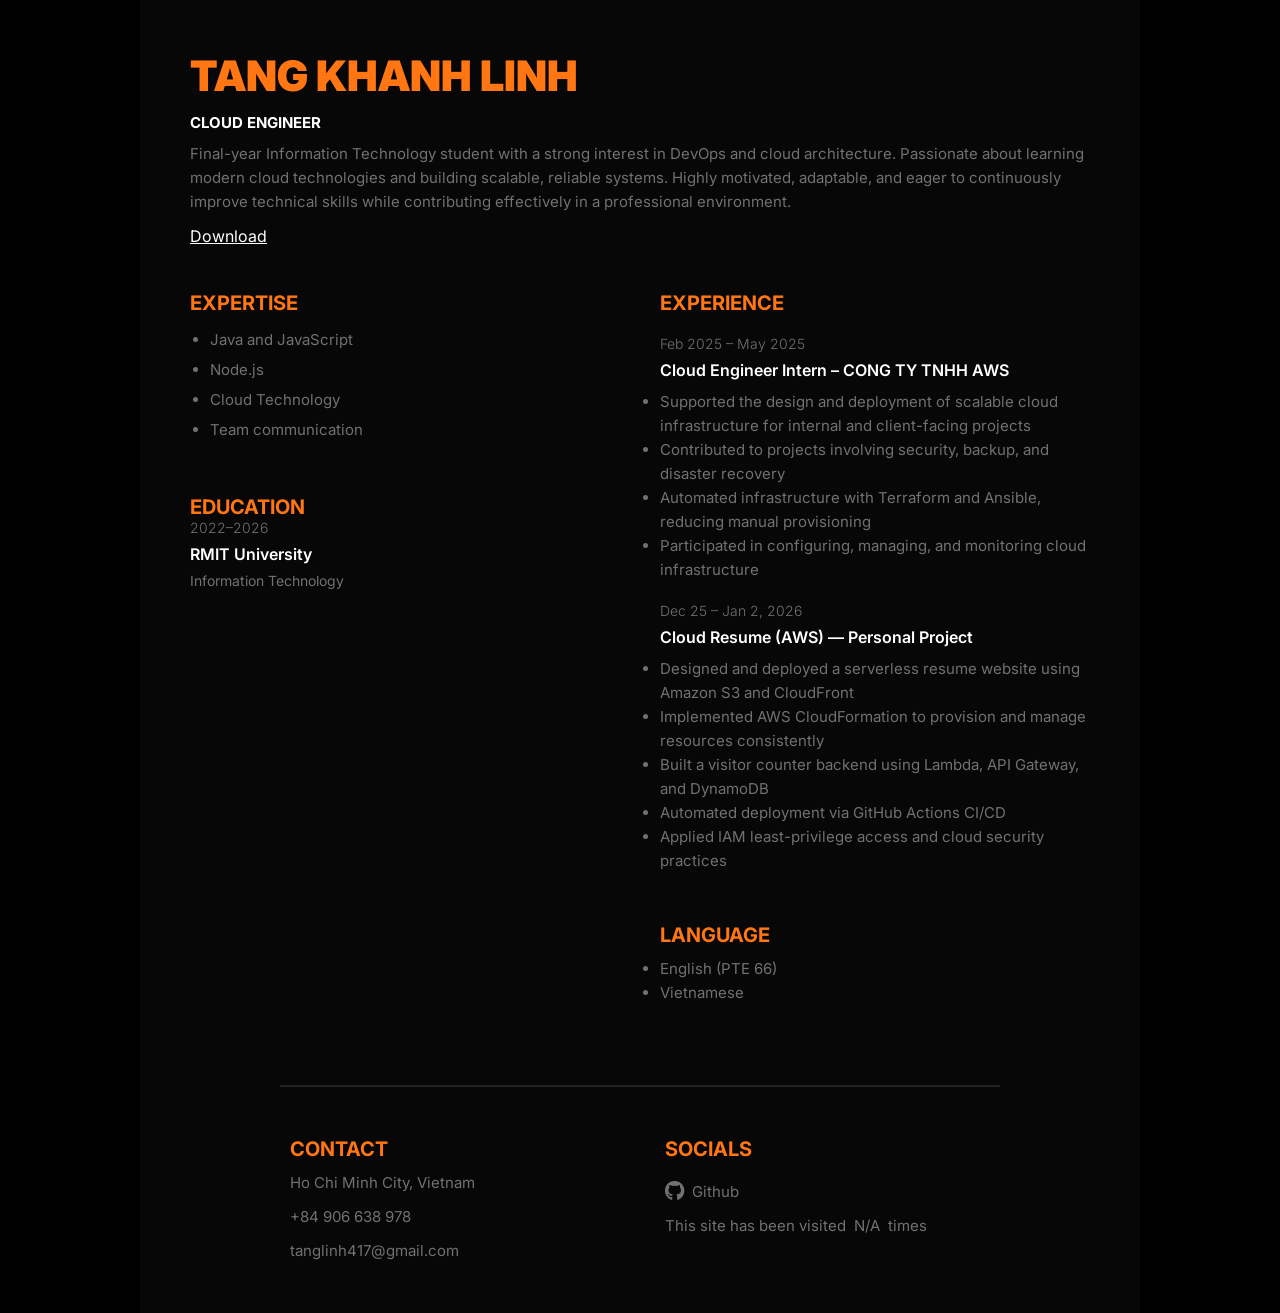
<file: index.html>
<!DOCTYPE html>
<html lang="en">
<head>
  <meta charset="UTF-8" />
  <meta name="viewport" content="width=device-width, initial-scale=1.0" />
  <title>CV</title>

  <link rel="stylesheet" href="style.css" />
  <link
    rel="stylesheet"
    href="https://cdnjs.cloudflare.com/ajax/libs/font-awesome/6.5.1/css/all.min.css"
  />
</head>

<body>
  <div class="container">
    <!-- FULL WIDTH PROFILE -->
    <header class="profile">
      <div class="profile_container">
        <div class="profile_content">
          <h1 class="profile_name">Tang Khanh Linh</h1>
          <p class="profile_title">Cloud Engineer</p>

          <p class="description">
            Final-year Information Technology student with a strong interest in DevOps and cloud architecture.
            Passionate about learning modern cloud technologies and building scalable, reliable systems.
            Highly motivated, adaptable, and eager to continuously improve technical skills while contributing
            effectively in a professional environment.
          </p>

          <a class="Download" href="./cv.pdf" download="CV.pdf">Download</a>
        </div>
      </div>
    </header>

    <!-- LEFT COLUMN -->
    <aside class="left">
      <section class="skills">
        <h3 class="title">Expertise</h3>
        <ul class="skill_list description">
          <li>Java and JavaScript</li>
          <li>Node.js</li>
          <li>Cloud Technology</li>
          <li>Team communication</li>
        </ul>
      </section>

      <section class="education">
        <h3 class="title">Education</h3>
        <div class="school_item">
          <p class="item_preTitle">2022–2026</p>
          <h4 class="item_title">RMIT University</h4>
          <p class="item_subtitle">Information Technology</p>
        </div>
      </section>
    </aside>

    <!-- RIGHT COLUMN -->
    <main class="right">
      <section class="experience">
        <h3 class="title">Experience</h3>

        <div class="experience_item">
          <p class="item_preTitle">Feb 2025 – May 2025</p>
          <h4 class="item_title">Cloud Engineer Intern – CONG TY TNHH AWS</h4>
          <ul class="description">
            <li>Supported the design and deployment of scalable cloud infrastructure for internal and client-facing projects</li>
            <li>Contributed to projects involving security, backup, and disaster recovery</li>
            <li>Automated infrastructure with Terraform and Ansible, reducing manual provisioning</li>
            <li>Participated in configuring, managing, and monitoring cloud infrastructure</li>
          </ul>
        </div>

        <div class="experience_item">
          <p class="item_preTitle">Dec 25 – Jan 2, 2026</p>
          <h4 class="item_title">Cloud Resume (AWS) — Personal Project</h4>
          <ul class="description">
            <li>Designed and deployed a serverless resume website using Amazon S3 and CloudFront</li>
            <li>Implemented AWS CloudFormation to provision and manage resources consistently</li>
            <li>Built a visitor counter backend using Lambda, API Gateway, and DynamoDB</li>
            <li>Automated deployment via GitHub Actions CI/CD</li>
            <li>Applied IAM least-privilege access and cloud security practices</li>
          </ul>
        </div>
      </section>

      <section class="language">
        <h3 class="title">Language</h3>
        <ul class="description">
          <li>English (PTE 66)</li>
          <li>Vietnamese</li>
        </ul>
      </section>
    </main>

    <hr />

    <!-- FULL WIDTH FOOTER -->
    <footer class="group3">
      <section class="contact">
        <h3 class="title">Contact</h3>
        <div class="contact_infor">
          <p class="description">Ho Chi Minh City, Vietnam</p>
          <p class="description">+84 906 638 978</p>
          <p class="description">tanglinh417@gmail.com</p>
        </div>
      </section>

      <section class="socials">
        <h3 class="title">Socials</h3>
        <div class="social_items">
          <a href="https://github.com/linhuni" class="social_item">
            <i class="fa-brands fa-github"></i>
            <span>Github</span>
          </a>
          <p class="social_item">This site has been visited <span id="visits"></span> times</p>
        </div>
        
      </section>
    </footer>
  </div>
  <script src="script.js"></script>
</body>
</html>
</file>
<file: style.css>
@import url('https://fonts.googleapis.com/css2?family=Inter:wght@200;300;400;500;600;700;900&display=swap');

*{
  padding: 0;
  margin: 0;
  box-sizing: border-box;
}

:root{
  --primary-color: #ff7613;
  --text-color: #727171;
  --bg-card: #070707;
}

html{
  font-size: 10px;
}

body{
  font-family: Inter, sans-serif;
  background-color: #000;
  color: #fff;
}

img{
  width: 100%;
  display: block;
}

a{
  text-decoration: none;
  color: #fff;
}

.description{
  margin-top: 1rem;
  font-size: 1.5rem;
  font-weight: 400;
  color: var(--text-color);
  line-height: 1.6;
}

.title{
  color: var(--primary-color);
  font-weight: 700;
  font-size: 2rem;
  text-transform: uppercase;
}

.item_preTitle{
  font-size: 1.4rem;
  color: var(--text-color);
  font-weight: 300;
}

.item_title{
  font-size: 1.6rem;
  color: #fff;
  font-weight: 600;
  margin: 0.8rem 0;
}

.item_subtitle{
  font-size: 1.4rem;
  color: var(--text-color);
  font-weight: 400;
}

/* ====== LAYOUT ====== */
.container{
  max-width: 1000px;
  width: 90%;
  margin: 0 auto;
  padding: 5rem;
  background: var(--bg-card);

  display: grid;
  grid-template-columns: 1fr 1fr;
  gap: 4rem;
}

/* profile full width */
.profile{
  grid-column: 1 / -1;
  margin-bottom: 0.5rem;
}

/* two columns content */
.left{
  grid-column: 1 / 2;
  display: flex;
  flex-direction: column;
  gap: 5rem;
}

.right{
  grid-column: 2 / 3;
  display: flex;
  flex-direction: column;
  gap: 5rem;
}

/* footer full width */
.group3{
  grid-column: 1 / -1;
  max-width: 700px;
  width: 100%;
  margin: 0 auto;

  display: flex;
  gap: 5rem;
}

.group3 > section{
  flex: 1;
}

hr{
  grid-column: 1 / -1;
  width: 80%;
  margin: 4rem auto 1rem;
  border: none;
  border-top: 2px solid rgba(128,128,128,0.229);
}

/* ====== PROFILE ====== */
.profile_container{
  display: flex;
  gap: 2rem;
}

.profile_name{
  white-space: nowrap;
  color: var(--primary-color);
  font-weight: 900;
  font-size: clamp(2.6rem, 6vw, 4.2rem);
  text-transform: uppercase;
  margin-bottom: -0.4rem;
}

.profile_title{
  font-size: 1.5rem;
  font-weight: 700;
  text-transform: uppercase;
  margin: 1.6rem 0 0.5rem;
}

.Download{
  display: inline-block;
  text-decoration: underline;
  font-size: 1.6rem;
  margin-top: 1.2rem;
}

.Download:hover{
  color: var(--primary-color);
}

/* ====== LISTS ====== */
.skill_list{
  margin-top: 1rem;
  margin-left: 2rem;
  line-height: 2;
}

.experience_item{
  margin-top: 2rem;
}

/* ====== SOCIALS ====== */
.social_items{
  margin-top: 2rem;
}

.social_item{
  margin-top: 1.5rem;
  font-size: 1.5rem;
  display: flex;
  gap: 0.8rem;
  align-items: center;
  color: var(--text-color);
}

.social_item i{
  font-size: 2rem;
}

.social_item:hover{
  color: var(--primary-color);
}

/* ====== RESPONSIVE ====== */
@media only screen and (max-width: 768px){
  .container{
    width: 100%;
    grid-template-columns: 1fr;
    padding: 3rem;
    gap: 5rem;
  }

  .left, .right{
    grid-column: 1 / -1;
  }

  .group3{
    flex-direction: column;
    gap: 3rem;
  }

  hr{
    width: 100%;
    margin: 2rem auto 0;
  }
}
</file>
<file: cv/style.css>
@import url('https://fonts.googleapis.com/css2?family=Inter:wght@200;300;400;500;600;700;900&display=swap');

*{
  padding: 0;
  margin: 0;
  box-sizing: border-box;
}

:root{
  --primary-color: #ff7613;
  --text-color: #727171;
  --bg-card: #070707;
}

html{
  font-size: 10px;
}

body{
  font-family: Inter, sans-serif;
  background-color: #000;
  color: #fff;
}

img{
  width: 100%;
  display: block;
}

a{
  text-decoration: none;
  color: #fff;
}

.description{
  margin-top: 1rem;
  font-size: 1.5rem;
  font-weight: 400;
  color: var(--text-color);
  line-height: 1.6;
}

.title{
  color: var(--primary-color);
  font-weight: 700;
  font-size: 2rem;
  text-transform: uppercase;
}

.item_preTitle{
  font-size: 1.4rem;
  color: var(--text-color);
  font-weight: 300;
}

.item_title{
  font-size: 1.6rem;
  color: #fff;
  font-weight: 600;
  margin: 0.8rem 0;
}

.item_subtitle{
  font-size: 1.4rem;
  color: var(--text-color);
  font-weight: 400;
}

/* ====== LAYOUT ====== */
.container{
  max-width: 1000px;
  width: 90%;
  margin: 0 auto;
  padding: 5rem;
  background: var(--bg-card);

  display: grid;
  grid-template-columns: 1fr 1fr;
  gap: 4rem;
}

/* profile full width */
.profile{
  grid-column: 1 / -1;
  margin-bottom: 0.5rem;
}

/* two columns content */
.left{
  grid-column: 1 / 2;
  display: flex;
  flex-direction: column;
  gap: 5rem;
}

.right{
  grid-column: 2 / 3;
  display: flex;
  flex-direction: column;
  gap: 5rem;
}

/* footer full width */
.group3{
  grid-column: 1 / -1;
  max-width: 700px;
  width: 100%;
  margin: 0 auto;

  display: flex;
  gap: 5rem;
}

.group3 > section{
  flex: 1;
}

hr{
  grid-column: 1 / -1;
  width: 80%;
  margin: 4rem auto 1rem;
  border: none;
  border-top: 2px solid rgba(128,128,128,0.229);
}

/* ====== PROFILE ====== */
.profile_container{
  display: flex;
  gap: 2rem;
}

.profile_name{
  white-space: nowrap;
  color: var(--primary-color);
  font-weight: 900;
  font-size: clamp(2.6rem, 6vw, 4.2rem);
  text-transform: uppercase;
  margin-bottom: -0.4rem;
}

.profile_title{
  font-size: 1.5rem;
  font-weight: 700;
  text-transform: uppercase;
  margin: 1.6rem 0 0.5rem;
}

.Download{
  display: inline-block;
  text-decoration: underline;
  font-size: 1.6rem;
  margin-top: 1.2rem;
}

.Download:hover{
  color: var(--primary-color);
}

/* ====== LISTS ====== */
.skill_list{
  margin-top: 1rem;
  margin-left: 2rem;
  line-height: 2;
}

.experience_item{
  margin-top: 2rem;
}

/* ====== SOCIALS ====== */
.social_items{
  margin-top: 2rem;
}

.social_item{
  margin-top: 1.5rem;
  font-size: 1.5rem;
  display: flex;
  gap: 0.8rem;
  align-items: center;
  color: var(--text-color);
}

.social_item i{
  font-size: 2rem;
}

.social_item:hover{
  color: var(--primary-color);
}

/* ====== RESPONSIVE ====== */
@media only screen and (max-width: 768px){
  .container{
    width: 100%;
    grid-template-columns: 1fr;
    padding: 3rem;
    gap: 5rem;
  }

  .left, .right{
    grid-column: 1 / -1;
  }

  .group3{
    flex-direction: column;
    gap: 3rem;
  }

  hr{
    width: 100%;
    margin: 2rem auto 0;
  }
}
</file>
